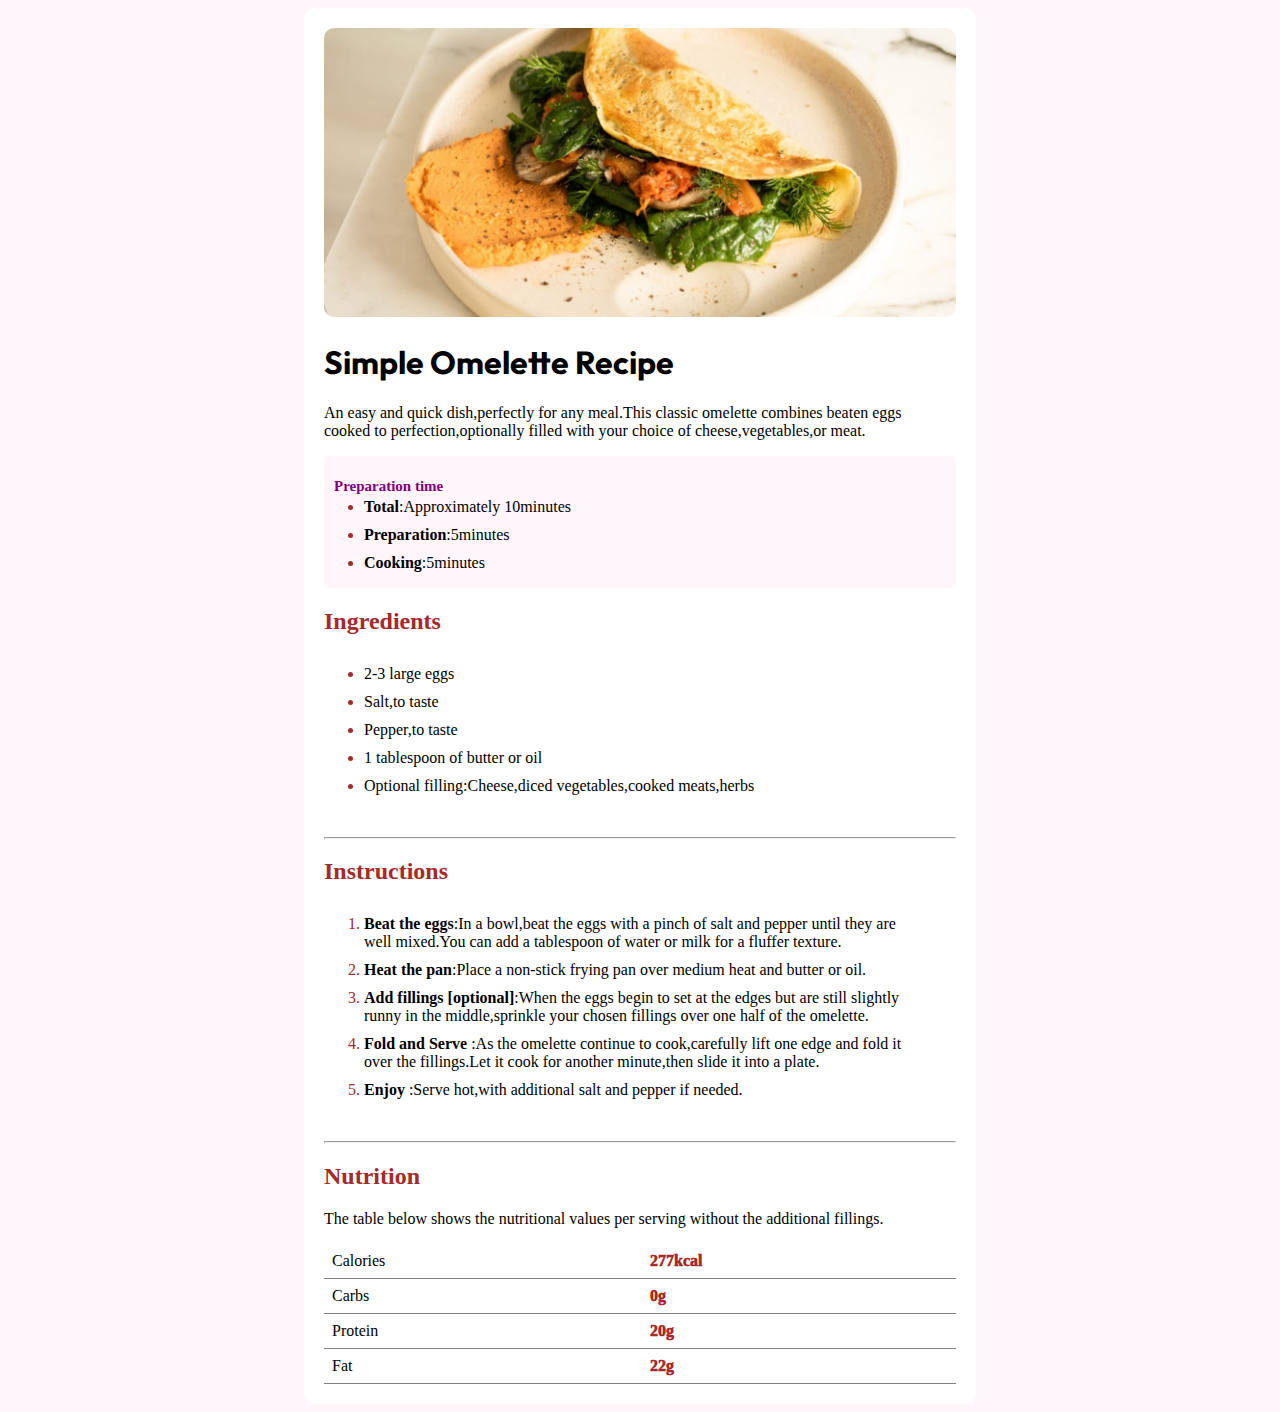
<file: index.html>
<!DOCTYPE html>
<html lang="en">

<head>
    <meta charset="UTF-8">
    <meta name="viewport" content="width=device-width, initial-scale=1.0">
    <title>Document</title>
    <link rel="stylesheet" href="omt.css">
</head>

<body>

    <div class="class2">
        <img src="./assets/images/image-omelette.jpeg" alt="">
        <div class="class1">
            <h1 class="test">Simple Omelette Recipe</h1>
            <p>
                An easy and quick dish,perfectly for any meal.This classic omelette combines beaten eggs <br> cooked to
                perfection,optionally filled with your choice of cheese,vegetables,or meat.
            </p>
            <div class="class3">
                <h2 id="hhh">Preparation time</h2>
                <ul class="uls">
                    <div class="lis">
                        <div class="list1">
                            <li> <b>Total</b>:Approximately 10minutes</li>
                            <li> <b>Preparation</b>:5minutes</li>
                            <li><b>Cooking</b>:5minutes</li>
                        </div>
                    </div>
                </ul>
            </div>

            <h2 id="hhhh">Ingredients</h2>
            <ul>
                <li>2-3 large eggs</li>
                <li>Salt,to taste</li>
                <li>Pepper,to taste</li>
                <li>1 tablespoon of butter or oil</li>
                <li>Optional filling:Cheese,diced vegetables,cooked meats,herbs</li>
            </ul> <br>
            <hr>

            <h2 id="pp">Instructions</h2>
            <ol>
                <li>
                    <b>Beat the eggs</b>:In a bowl,beat the eggs with a pinch of salt and pepper until they are <br>
                    well mixed.You can add a tablespoon of water or milk for a fluffer texture.
                </li>
                <li>
                    <b> Heat the pan</b>:Place a non-stick frying pan over medium heat and butter or oil.
                </li>
                <li>
                    <b> Add fillings [optional]</b>:When the eggs begin to set at the edges but are still slightly <br>
                    runny in the middle,sprinkle your chosen fillings over one half of the omelette.
                </li>
                <li>
                    <b> Fold and Serve</b> :As the omelette continue to cook,carefully lift one edge and fold it <br>
                    over the fillings.Let it cook for another minute,then slide it into a plate.
                </li>
                <li>
                    <b>Enjoy</b> :Serve hot,with additional salt and pepper if needed.
                </li>
            </ol> <br>

            <hr>

            <h2 id="dd">Nutrition</h2>
            <p>The table below shows the nutritional values per serving without the additional fillings.</p>

            <table>
                <tr>

                    <td>Calories</td>
                    <td style="color: brown; font-weight: 1000;">277kcal</td>


                </tr>

                <tr>
                    <td>Carbs</td>
                    <td style="color: brown; font-weight: 1000;">0g</td>
                </tr>

                <tr>
                    <td>Protein</td>
                    <td style="color: brown;font-weight: 1000">20g</td>
                </tr>

                <tr>
                    <td>Fat</td>
                    <td style="color: brown;font-weight: 1000">22g</td>
                </tr>




            </table>
        </div>

    </div>

</body>

</html>
</file>
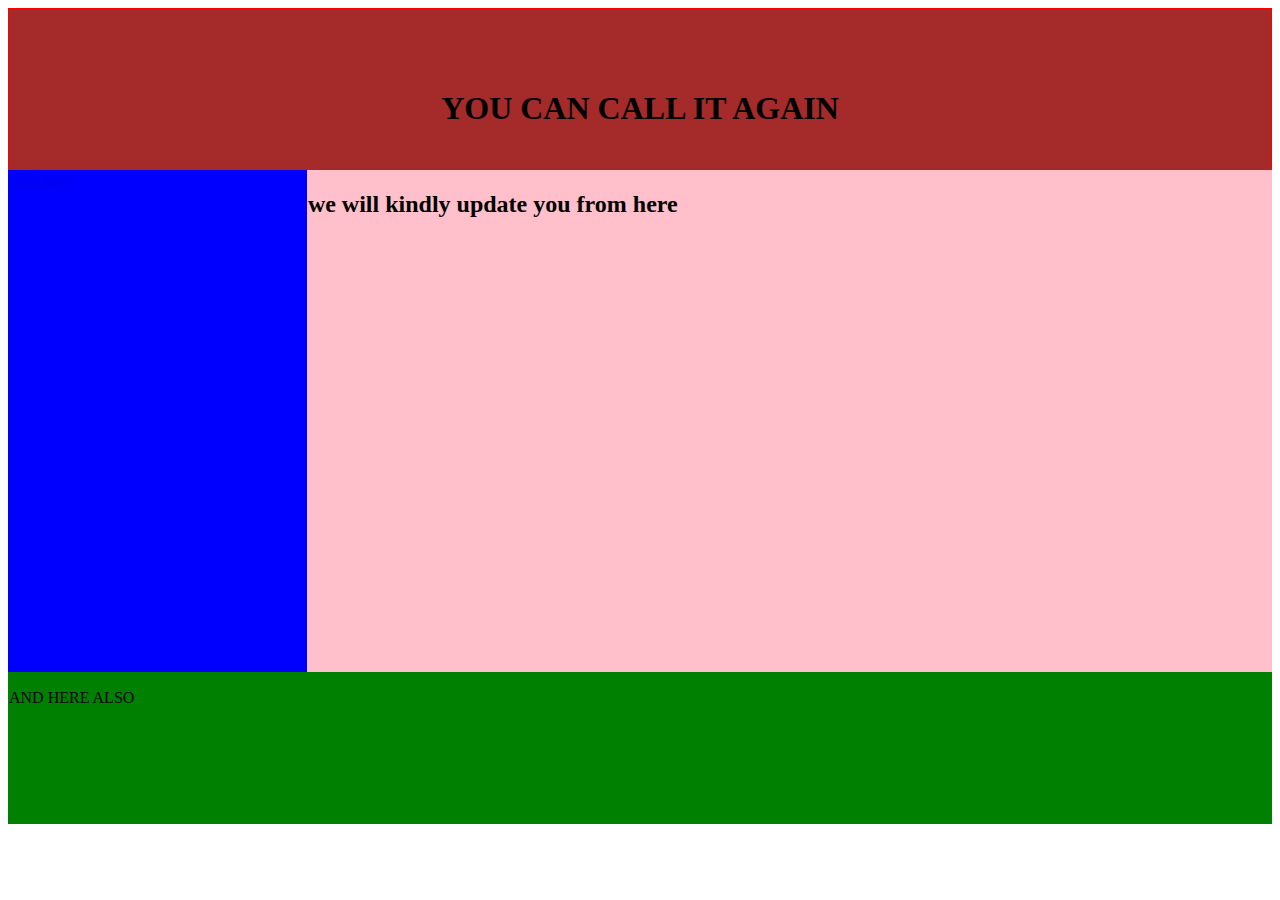
<file: indexs.html>
<!DOCTYPE html>
<html lang="en">
<head>
  <meta charset="UTF-8">
  <meta name="viewport" content="width=device-width, initial-scale=1.0">
  <title>Document</title>

<style>
.blue{
  display: flex;
}

  header{
    display: flex;
    justify-content: center;
    border: 1px solid red;
    height: 100px;
    background-color: brown;
    padding-top: 60px;
  }

  nav{
    border: 1px solid blue;
    height:500px;
    width: 300px;
    background-color: blue;
  }

  article{
    float: right;
    border: 1px solid pink;
    width:77%;
    height:500px;
    background-color: pink;
}

footer{
  border: 1px solid green;
  background-color: green;
  height:150px;
}


  
</style>

</head>
<body>
  <header><h1>YOU CAN CALL IT AGAIN</h1></header>
  <div class="blue">
  <nav><a href="https://en.wikipedia.org/wiki/Aso_Rock">click here</a></nav>
  <article><h2>we will kindly update you from here</h2></article></div>



  <footer><p>AND HERE ALSO</p></footer>
</body>
</html>
</file>
<file: omt.css>
@import url('https://fonts.googleapis.com/css2?family=Outfit:wght@100..900&family=Poppins:ital,wght@0,100;0,200;0,300;0,400;0,500;0,600;0,700;0,800;0,900;1,100;1,200;1,300;1,400;1,500;1,600;1,700;1,800;1,900&display=swap');



img {
    width: 100%;
    border-radius: 10px;
}

.test {
    font-family: outfit;
}



table {

    border: 1px;
    border-collapse: collapse;
    width: 100%;

}

tr {
    border-bottom: 1px solid grey;
}

body {
    background-color: hsl(330, 100%, 98%);
}

/* .class1{
    margin-left: 115px;
 } */

.class2 {
    background-color: white;
    width: 50%;
    margin: auto;
    padding: 20px;
    border-radius: 10px;
}

.class3 {
    background-color: hsl(330, 100%, 98%);
    border-radius: 5px;
    padding: 10px;

}

#hhh {
    /* padding: 5px 5px 0px 5px; */
    /* font-size: small; */
    color: purple;
    font-size: 15px;
}

#hhhh {
    color: brown;
    padding-bottom: -20px;
}

#pp {
    color: brown;
    padding-bottom: -20px;
}

#dd {
    color: brown;

}

li {
    padding-top: 10px;
}


li::marker {
    color: brown;
}

td {
    padding: 8px;
}

.uls {
    margin-top: -20px;
}

.lis {
    margin: -10px;
}

/* .list1{
    list-style:;
    list-style:;
} */


@media screen and (max-width:426px) {
    .class3 {
        width: 90%;
        font-size: 13px;
        /* border: 1px solid red; */
    }
}
</file>
